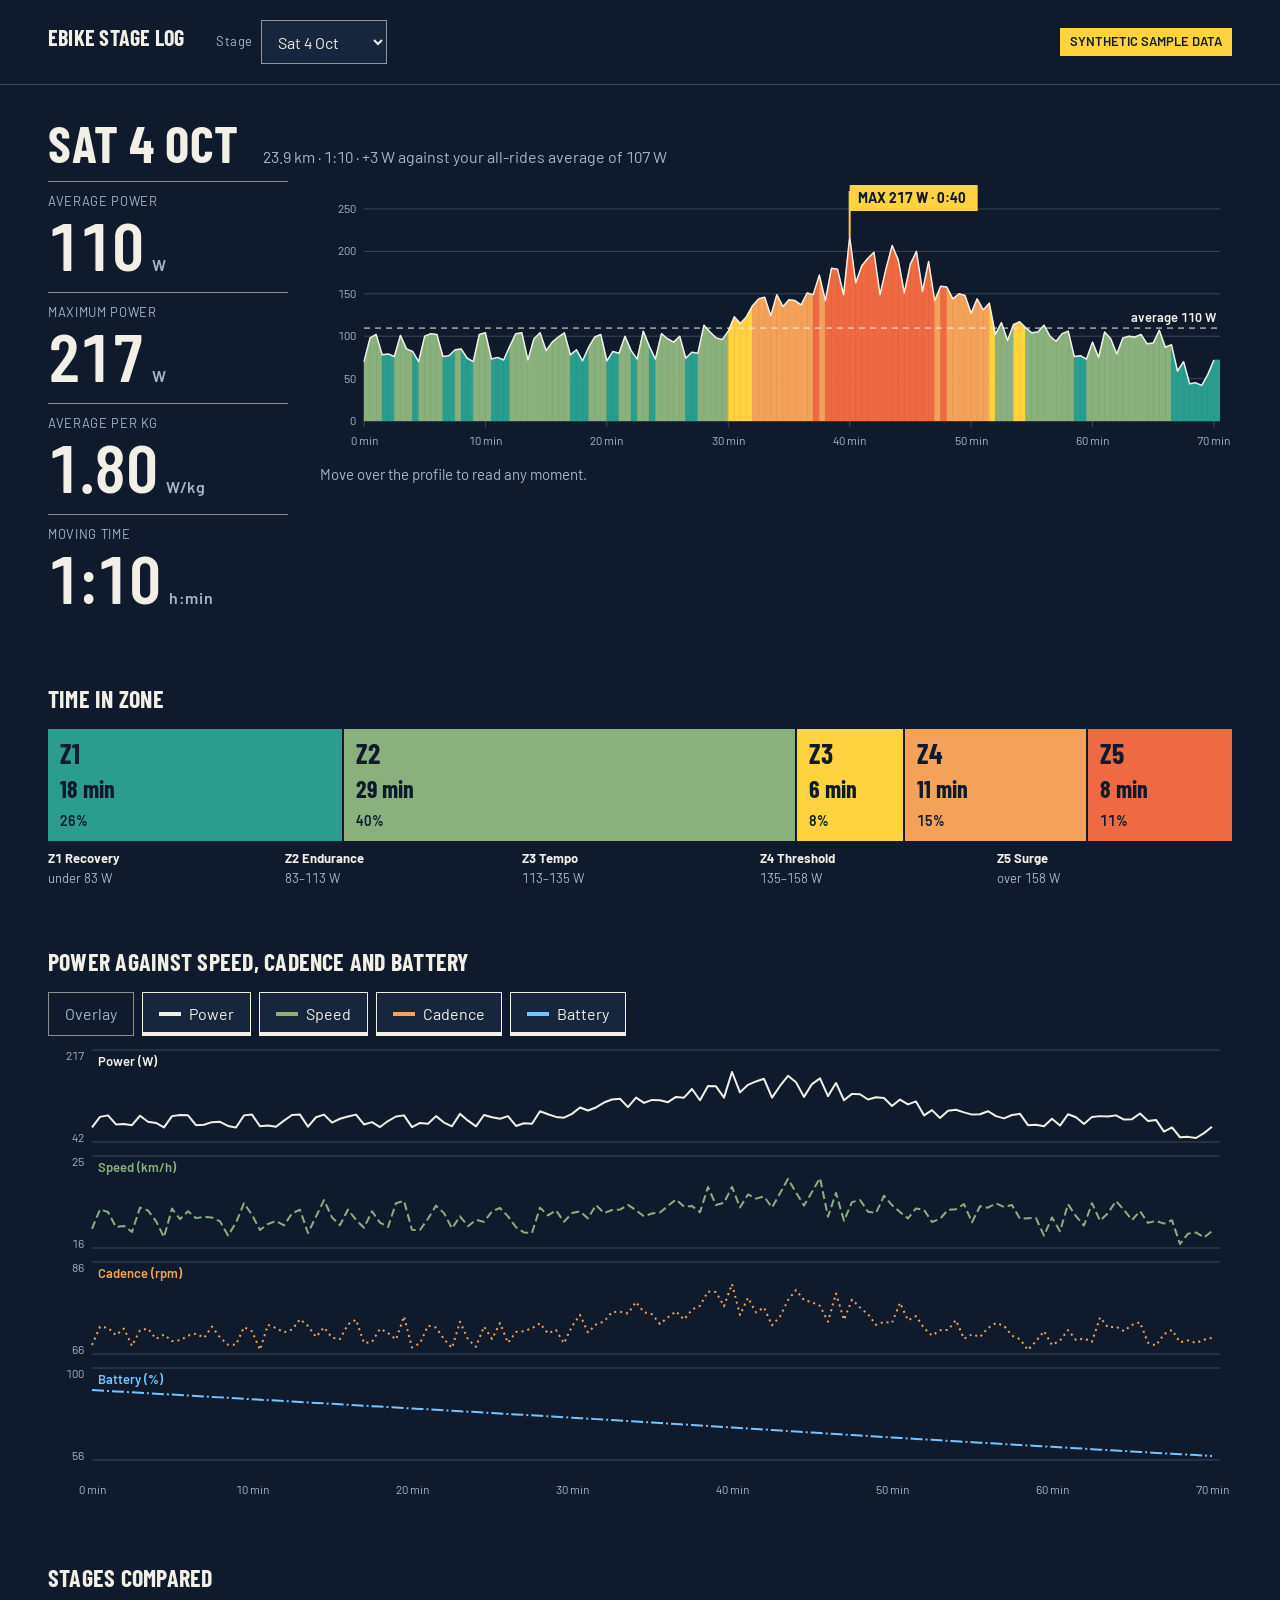
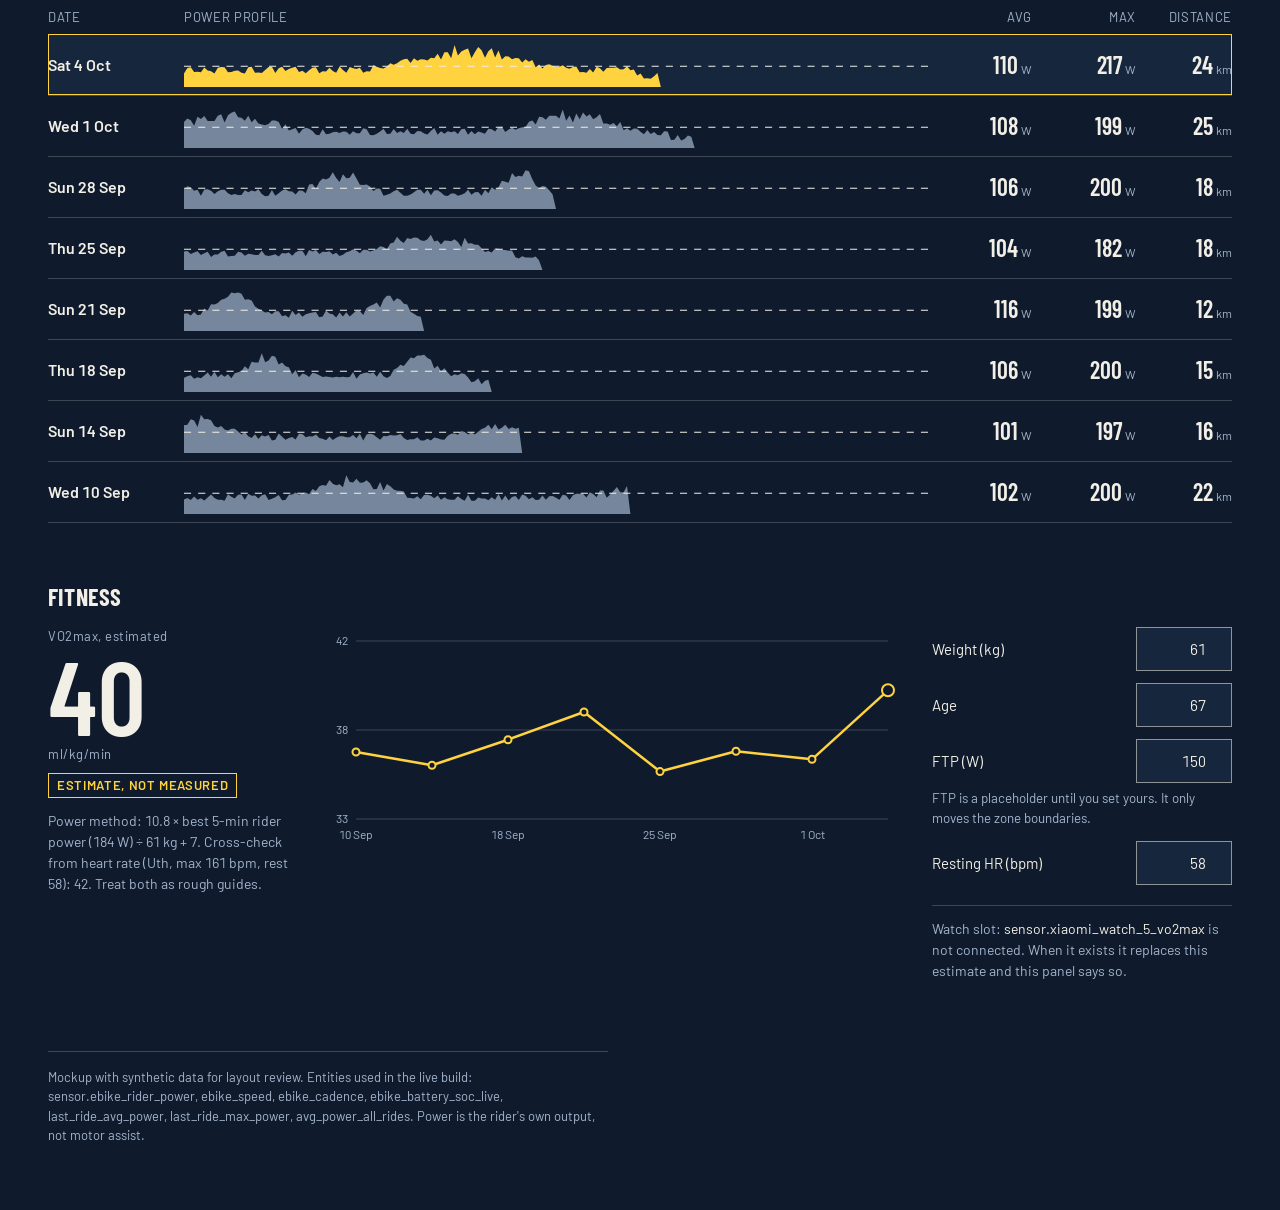
<file: dashboard/mockups/analysis.html>
<!doctype html>
<html lang="en">
<head>
<meta charset="utf-8">
<meta name="viewport" content="width=device-width, initial-scale=1">
<title>eBike Stage Log</title>
<link rel="preconnect" href="https://fonts.googleapis.com">
<link rel="preconnect" href="https://fonts.gstatic.com" crossorigin>
<link href="https://fonts.googleapis.com/css2?family=Barlow+Condensed:wght@500;600;700&family=Barlow:wght@400;500;600&display=swap" rel="stylesheet">
<style>
:root {
  --ground: #0f1b2d;
  --ground-2: #16263d;
  --ink: #f2efe6;
  --muted: #a3b4cc;
  --rule: rgba(242, 239, 230, .2);
  --rule-strong: rgba(242, 239, 230, .55);
  --z1: #2a9d8f; --z2: #8ab17d; --z3: #ffd23f; --z4: #f4a259; --z5: #ef6a43;
  --on-zone: #0f1b2d;
  --flag: #ffd23f;
  --display: "Barlow Condensed", "Arial Narrow", sans-serif;
  --text: "Barlow", system-ui, sans-serif;
  --gutter: clamp(16px, 4vw, 48px);
}
* { box-sizing: border-box; }
html { background: var(--ground); color-scheme: dark; scrollbar-color: var(--rule-strong) var(--ground); }
body { margin: 0; background: var(--ground); color: var(--ink); font: 400 16px/1.5 var(--text); font-variant-numeric: tabular-nums; }
::selection { background: var(--flag); color: var(--on-zone); }
input, select, button { caret-color: var(--flag); font: inherit; color: inherit; }
:focus-visible { outline: 2px solid var(--flag); outline-offset: 3px; }
h1, h2 { font-family: var(--display); font-weight: 700; margin: 0; letter-spacing: .01em; text-transform: uppercase; text-wrap: balance; }
h2 { font-size: 1.5rem; padding-top: 3.5rem; padding-bottom: .75rem; }
.num { font-family: var(--display); font-weight: 600; font-variant-numeric: tabular-nums; line-height: .95; }
.unit { font-family: var(--text); font-size: .8125rem; color: var(--muted); letter-spacing: .04em; }

/* bar */
.bar { display: flex; flex-wrap: wrap; gap: 12px 32px; align-items: baseline; padding: 20px var(--gutter); border-bottom: 1px solid var(--rule); }
.bar h1 { font-size: 1.375rem; }
.bar .spacer { flex: 1; }
.pick { display: flex; align-items: center; gap: 8px; }
.pick select { background: var(--ground-2); border: 1px solid var(--rule-strong); border-radius: 0; padding: 8px 12px; min-height: 44px; }
.synthetic { font-size: .8125rem; color: var(--on-zone); background: var(--flag); padding: 4px 10px; font-weight: 600; }

main { padding: 0 var(--gutter) 64px; max-width: 1560px; margin: 0 auto; }

/* stage */
.stage { display: grid; grid-template-columns: 240px 1fr; gap: 0 32px; padding-top: 32px; }
.fields { display: grid; align-content: start; }
.field { border-top: 1px solid var(--rule-strong); padding: 10px 0 16px; }
.field .label { font-size: .8125rem; color: var(--muted); letter-spacing: .05em; text-transform: uppercase; }
.field .num { font-size: 4.25rem; display: flex; align-items: baseline; gap: 8px; }
.field .num .unit { font-size: 1rem; }
.stage-title { grid-column: 1 / -1; display: flex; flex-wrap: wrap; align-items: baseline; gap: 4px 24px; padding-bottom: 12px; }
.stage-title h2 { padding: 0; font-size: clamp(2rem, 4vw, 3.25rem); line-height: 1; }
.stage-title p { margin: 0; color: var(--muted); }
.profile { position: relative; min-width: 0; }
.profile svg { display: block; width: 100%; height: auto; overflow: visible; }
.readout { min-height: 1.75rem; margin: 8px 0 0; color: var(--ink); font-size: .9375rem; }
.readout span { color: var(--muted); }
.clip-reveal { animation: reveal 1000ms cubic-bezier(.16, 1, .3, 1) both; }
@keyframes reveal { from { clip-path: inset(0 100% 0 0); } to { clip-path: inset(0 0 0 0); } }

/* zones */
.zone-row { display: flex; width: 100%; gap: 2px; min-height: 112px; }
.zone { display: flex; flex-direction: column; justify-content: space-between; padding: 10px 12px; color: var(--on-zone); min-width: 0; overflow: hidden; }
.zone b { font: 700 1.75rem/1 var(--display); }
.zone span { font-size: .875rem; font-weight: 600; white-space: nowrap; }
.zone .min { font: 700 1.5rem/1 var(--display); }
.zone-legend { display: grid; grid-template-columns: repeat(5, 1fr); gap: 2px; margin-top: 8px; font-size: .8125rem; color: var(--muted); }
.zone-legend div { padding-right: 8px; }

/* overlay */
.tools { display: flex; flex-wrap: wrap; gap: 8px; margin-bottom: 8px; }
.chip { min-height: 44px; padding: 0 16px; background: transparent; border: 1px solid var(--rule-strong); border-radius: 0; cursor: pointer; display: inline-flex; align-items: center; gap: 8px; }
.chip[aria-pressed="true"] { background: var(--ground-2); border-color: var(--ink); box-shadow: inset 0 -3px 0 var(--ink); }
.chip[aria-pressed="false"] { color: var(--muted); }
.chip i { width: 22px; height: 4px; display: inline-block; }
.chip:hover { border-color: var(--ink); }

/* compare */
.rides { list-style: none; margin: 0; padding: 0; }
.ride { display: grid; grid-template-columns: 7.5rem 1fr 5.5rem 5.5rem 5rem; align-items: center; gap: 16px; border-top: 1px solid var(--rule); padding: 8px 0; width: 100%; background: none; border-left: 0; border-right: 0; border-bottom: 0; text-align: left; cursor: pointer; min-height: 56px; }
.rides li:last-child .ride { border-bottom: 1px solid var(--rule); }
.ride:hover { background: var(--ground-2); }
.ride[aria-current="true"] { background: var(--ground-2); outline: 1px solid var(--flag); outline-offset: -1px; }
.ride .d { font-weight: 600; }
.ride .n { font: 600 1.5rem/1 var(--display); text-align: right; }
.ride .n small { font: 400 .75rem var(--text); color: var(--muted); margin-left: 3px; }
.ride svg { width: 100%; height: 44px; display: block; }
.ride-head { display: grid; grid-template-columns: 7.5rem 1fr 5.5rem 5.5rem 5rem; gap: 16px; color: var(--muted); font-size: .8125rem; text-transform: uppercase; letter-spacing: .05em; padding-bottom: 6px; }
.ride-head span:nth-child(n+3) { text-align: right; }

/* fitness */
.fitness { display: grid; grid-template-columns: 240px 1fr 300px; gap: 32px; align-items: start; }
.vo2 .num { font-size: 6.5rem; display: block; }
.vo2 .badge { display: inline-block; margin-top: 8px; padding: 2px 8px; border: 1px solid var(--flag); color: var(--flag); font-size: .8125rem; font-weight: 600; letter-spacing: .05em; }
.method { margin: 12px 0 0; color: var(--muted); font-size: .875rem; max-width: 34ch; }
.inputs { display: grid; gap: 12px; }
.inputs label { display: grid; grid-template-columns: 1fr 96px; align-items: center; gap: 12px; font-size: .9375rem; }
.inputs input { background: var(--ground-2); border: 1px solid var(--rule-strong); border-radius: 0; padding: 8px 10px; min-height: 44px; text-align: right; width: 100%; }
.inputs small { color: var(--muted); grid-column: 1 / -1; margin-top: -6px; }
.slot { margin-top: 20px; padding-top: 12px; border-top: 1px solid var(--rule); font-size: .875rem; color: var(--muted); }
.slot code { font-family: var(--text); color: var(--ink); }

footer { margin-top: 56px; border-top: 1px solid var(--rule); padding-top: 16px; color: var(--muted); font-size: .8125rem; max-width: 80ch; }

text { font-family: var(--text); }
.axis text { fill: var(--muted); font-size: 12px; }
.axis line, .grid line { stroke: var(--rule); }

@media (max-width: 1000px) {
  .stage { grid-template-columns: 1fr; }
  .fields { grid-template-columns: repeat(2, 1fr); gap: 0 24px; }
  .field .num { font-size: 3.25rem; }
  .fitness { grid-template-columns: 1fr; }
  .ride, .ride-head { grid-template-columns: 6rem 1fr 4.5rem 4.5rem; }
  .ride > :nth-child(5), .ride-head span:nth-child(5) { display: none; }
}
@media (max-width: 560px) {
  .zone-row { flex-wrap: wrap; }
  .zone { flex: 1 1 45% !important; min-height: 76px; }
  .zone-legend { display: none; }
}
@media (prefers-reduced-motion: reduce) { .clip-reveal { animation: none; } }
</style>
</head>
<body>
<header class="bar">
  <h1>eBike Stage Log</h1>
  <span class="pick"><label for="ridepick" class="unit">Stage</label><select id="ridepick"></select></span>
  <span class="spacer"></span>
  <span class="synthetic">SYNTHETIC SAMPLE DATA</span>
</header>

<main>
  <section class="stage" aria-labelledby="stagetitle">
    <div class="stage-title">
      <h2 id="stagetitle">Stage</h2>
      <p id="stagesub"></p>
    </div>
    <div class="fields" id="fields"></div>
    <div class="profile">
      <div id="profile"></div>
      <p class="readout" id="readout" aria-live="off"></p>
    </div>
  </section>

  <h2>Time in zone</h2>
  <div class="zone-row" id="zones" role="img" aria-label="Time in power zones"></div>
  <div class="zone-legend" id="zonelegend"></div>

  <h2>Power against speed, cadence and battery</h2>
  <div class="tools" id="tools" role="group" aria-label="Chart mode and series">
    <button class="chip" id="modeBtn" aria-pressed="false">Overlay</button>
    <button class="chip" data-s="power" aria-pressed="true"><i></i>Power</button>
    <button class="chip" data-s="speed" aria-pressed="true"><i></i>Speed</button>
    <button class="chip" data-s="cadence" aria-pressed="true"><i></i>Cadence</button>
    <button class="chip" data-s="soc" aria-pressed="true"><i></i>Battery</button>
  </div>
  <div id="overlay"></div>

  <h2>Stages compared</h2>
  <div class="ride-head"><span>Date</span><span>Power profile</span><span>Avg</span><span>Max</span><span>Distance</span></div>
  <ul class="rides" id="rides"></ul>

  <h2>Fitness</h2>
  <div class="fitness">
    <div class="vo2">
      <div class="label unit">VO2max, estimated</div>
      <div class="num" id="vo2num">--</div>
      <div class="unit">ml/kg/min</div>
      <span class="badge">ESTIMATE, NOT MEASURED</span>
      <p class="method" id="method"></p>
    </div>
    <div id="trend"></div>
    <div>
      <div class="inputs">
        <label for="inWeight">Weight (kg)<input id="inWeight" type="number" min="30" max="200" step="0.5" value="61"></label>
        <label for="inAge">Age<input id="inAge" type="number" min="16" max="100" value="67"></label>
        <label for="inFtp">FTP (W)<input id="inFtp" type="number" min="40" max="500" value="150"></label>
        <small>FTP is a placeholder until you set yours. It only moves the zone boundaries.</small>
        <label for="inRest">Resting HR (bpm)<input id="inRest" type="number" min="30" max="120" value="58"></label>
      </div>
      <p class="slot">Watch slot: <code>sensor.xiaomi_watch_5_vo2max</code> is not connected. When it exists it replaces this estimate and this panel says so.</p>
    </div>
  </div>

  <footer>Mockup with synthetic data for layout review. Entities used in the live build: sensor.ebike_rider_power, ebike_speed, ebike_cadence, ebike_battery_soc_live, last_ride_avg_power, last_ride_max_power, avg_power_all_rides. Power is the rider's own output, not motor assist.</footer>
</main>

<script>
(() => {
  const ZC = ["--z1", "--z2", "--z3", "--z4", "--z5"].map(v => getComputedStyle(document.documentElement).getPropertyValue(v).trim());
  const ZNAME = ["Recovery", "Endurance", "Tempo", "Threshold", "Surge"];
  const state = { ride: 0, mode: "stacked", on: { power: true, speed: true, cadence: true, soc: true }, hover: null };
  const $ = id => document.getElementById(id);
  const num = (id) => parseFloat($(id).value) || 0;

  // ---- synthetic data (seeded, so it is stable between reloads) ----
  function rng(seed) { return () => { seed |= 0; seed = seed + 0x6D2B79F5 | 0; let t = Math.imul(seed ^ seed >>> 15, 1 | seed); t = t + Math.imul(t ^ t >>> 7, 61 | t) ^ t; return ((t ^ t >>> 14) >>> 0) / 4294967296; }; };
  const DATES = ["Sat 4 Oct", "Wed 1 Oct", "Sun 28 Sep", "Thu 25 Sep", "Sun 21 Sep", "Thu 18 Sep", "Sun 14 Sep", "Wed 10 Sep"];
  const rides = DATES.map((date, k) => {
    const r = rng(1000 + k * 77), n = 70 + Math.floor(r() * 90); // 30 s samples
    const base = 96 + r() * 36, pts = [];
    let km = 0, soc = 100, phase = r() * 6;
    for (let i = 0; i < n; i++) {
      const t = i * 0.5; // minutes
      const climb = Math.max(0, Math.sin((i / n) * Math.PI * (2 + k % 3) + phase)) ** 2;
      const p = Math.max(0, base * 0.7 + climb * (60 + r() * 55) + (r() - .5) * 38 + (i > n - 8 ? -30 : 0));
      const v = Math.max(5, 14 + p * 0.065 - climb * 3 + (r() - .5) * 3);
      const cad = Math.max(0, 62 + p * 0.1 + (r() - .5) * 8);
      km += v * 0.5 / 60; soc -= 0.28 + p / 3200;
      pts.push({ t, p: Math.round(p), v, cad, soc, km });
    }
    const dur = n * 0.5, avg = pts.reduce((s, q) => s + q.p, 0) / n, max = Math.max(...pts.map(q => q.p));
    return { date, pts, dur, avg, max, km };
  });
  const allAvg = rides.reduce((s, r) => s + r.avg, 0) / rides.length;

  const zoneOf = (p) => { const f = num("inFtp") || 1, x = p / f; return x < .55 ? 0 : x < .75 ? 1 : x < .9 ? 2 : x < 1.05 ? 3 : 4; };
  const fmtT = m => { const h = Math.floor(m / 60), mm = Math.floor(m % 60); return h ? `${h}:${String(mm).padStart(2, "0")}` : `${mm} min`; };
  const clock = m => `${Math.floor(m / 60)}:${String(Math.floor(m % 60)).padStart(2, "0")}:${String(Math.round((m % 1) * 60)).padStart(2, "0")}`;
  const svgNS = (w, h, inner, label) => `<svg viewBox="0 0 ${w} ${h}" role="img" aria-label="${label}">${inner}</svg>`;
  const widthOf = el => Math.max(320, Math.floor(el.getBoundingClientRect().width));

  function best5(pts) { // best rolling 5-minute mean power (10 samples)
    let best = 0, s = 0;
    for (let i = 0; i < pts.length; i++) { s += pts[i].p; if (i >= 10) s -= pts[i - 10].p; if (i >= 9) best = Math.max(best, s / 10); }
    return best;
  }
  const vo2 = (r) => 10.8 * best5(r.pts) / (num("inWeight") || 1) + 7;

  // ---- stage profile ----
  function drawProfile() {
    const r = rides[state.ride], host = $("profile"), W = widthOf(host), H = Math.round(Math.max(260, Math.min(380, W * 0.3)));
    const L = 44, R = 12, T = 28, B = 34, iw = W - L - R, ih = H - T - B;
    const ymax = Math.ceil((r.max + 20) / 50) * 50, X = t => L + t / r.dur * iw, Y = p => T + ih - p / ymax * ih;
    let s = `<g class="grid axis">`;
    for (let p = 0; p <= ymax; p += 50) s += `<line x1="${L}" x2="${W - R}" y1="${Y(p)}" y2="${Y(p)}"/><text x="${L - 8}" y="${Y(p) + 4}" text-anchor="end">${p}</text>`;
    const step = (r.dur > 80 ? 20 : 10) * (W < 600 ? 2 : 1);
    for (let t = 0; t <= r.dur; t += step) s += `<line x1="${X(t)}" x2="${X(t)}" y1="${T + ih}" y2="${T + ih + 6}"/><text x="${X(t)}" y="${H - 10}" text-anchor="middle">${t} min</text>`;
    s += `</g><g class="clip-reveal">`;
    r.pts.forEach((q, i) => {
      const n = r.pts[i + 1] || q, x0 = X(q.t), x1 = X(n.t === q.t ? q.t + .5 : n.t);
      s += `<polygon fill="${ZC[zoneOf((q.p + n.p) / 2)]}" stroke="${ZC[zoneOf((q.p + n.p) / 2)]}" stroke-width=".6" points="${x0},${T + ih} ${x0},${Y(q.p)} ${x1},${Y(n.p)} ${x1},${T + ih}"/>`;
    });
    s += `<polyline fill="none" stroke="#f2efe6" stroke-width="1.5" stroke-linejoin="round" points="${r.pts.map(q => `${X(q.t)},${Y(q.p)}`).join(" ")}"/>`;
    // average line
    s += `<line x1="${L}" x2="${W - R}" y1="${Y(r.avg)}" y2="${Y(r.avg)}" stroke="#f2efe6" stroke-width="1" stroke-dasharray="6 5"/>`;
    s += `<text x="${W - R - 4}" y="${Y(r.avg) - 6}" text-anchor="end" fill="#f2efe6" font-size="13" font-weight="600">average ${Math.round(r.avg)} W</text>`;
    // summit flag
    const top = r.pts.reduce((a, b) => b.p > a.p ? b : a), fx = X(top.t), fy = Y(top.p), left = fx > W * .75;
    s += `<line x1="${fx}" x2="${fx}" y1="${fy}" y2="${T - 18}" stroke="#ffd23f" stroke-width="2"/>`;
    s += `<g transform="translate(${left ? fx - 128 : fx},${T - 24})"><rect width="128" height="26" fill="#ffd23f"/><text x="8" y="18" fill="#0f1b2d" font-size="14" font-weight="700">MAX ${top.p} W · ${clock(top.t).slice(0, -3)}</text></g>`;
    s += `</g><line id="cross" x1="0" x2="0" y1="${T}" y2="${T + ih}" stroke="#ffd23f" stroke-width="1.5" visibility="hidden"/>`;
    s += `<rect id="hit" x="${L}" y="${T}" width="${iw}" height="${ih}" fill="transparent" style="cursor:crosshair" tabindex="0" aria-label="Scrub the stage with arrow keys"/>`;
    host.innerHTML = svgNS(W, H, s, `Power profile for ${r.date}, average ${Math.round(r.avg)} watts, maximum ${r.max} watts`);
    const cross = host.querySelector("#cross"), hit = host.querySelector("#hit");
    const show = (clientX) => {
      const rc = hit.getBoundingClientRect(), f = Math.min(1, Math.max(0, (clientX - rc.left) / rc.width));
      const i = Math.min(r.pts.length - 1, Math.round(f * (r.pts.length - 1))), q = r.pts[i];
      state.hover = i; cross.setAttribute("x1", X(q.t)); cross.setAttribute("x2", X(q.t)); cross.setAttribute("visibility", "visible");
      $("readout").innerHTML = `${clock(q.t)} <span>into the stage</span> &nbsp; <b>${q.p} W</b> <span>zone ${zoneOf(q.p) + 1}</span> &nbsp; ${q.v.toFixed(1)} <span>km/h</span> &nbsp; ${Math.round(q.cad)} <span>rpm</span> &nbsp; ${Math.round(q.soc)}<span>% battery</span>`;
      drawOverlay();
    };
    hit.addEventListener("pointermove", e => show(e.clientX));
    hit.addEventListener("pointerleave", () => { cross.setAttribute("visibility", "hidden"); $("readout").innerHTML = `<span>Move over the profile to read any moment.</span>`; state.hover = null; drawOverlay(); });
    hit.addEventListener("keydown", e => { if (e.key === "ArrowRight" || e.key === "ArrowLeft") { const rc = hit.getBoundingClientRect(), i = (state.hover ?? 0) + (e.key === "ArrowRight" ? 1 : -1), c = Math.min(r.pts.length - 1, Math.max(0, i)); show(rc.left + c / (r.pts.length - 1) * rc.width); e.preventDefault(); } });
    $("readout").innerHTML = `<span>Move over the profile to read any moment.</span>`;
  }

  function drawFields() {
    const r = rides[state.ride], w = num("inWeight") || 1;
    const f = (label, v, u) => `<div class="field"><div class="label">${label}</div><div class="num">${v}<span class="unit">${u}</span></div></div>`;
    $("fields").innerHTML = f("Average power", Math.round(r.avg), "W") + f("Maximum power", r.max, "W") + f("Average per kg", (r.avg / w).toFixed(2), "W/kg") + f("Moving time", fmtT(r.dur).replace(" min", ""), r.dur < 60 ? "min" : "h:min");
    $("stagetitle").textContent = r.date;
    $("stagesub").textContent = `${r.km.toFixed(1)} km · ${fmtT(r.dur)} · ${(r.avg - allAvg >= 0 ? "+" : "")}${Math.round(r.avg - allAvg)} W against your all-rides average of ${Math.round(allAvg)} W`;
  }

  function drawZones() {
    const r = rides[state.ride], mins = [0, 0, 0, 0, 0];
    r.pts.forEach(q => mins[zoneOf(q.p)] += .5);
    const f = num("inFtp");
    $("zones").innerHTML = mins.map((m, i) => m > 0 ? `<div class="zone" style="background:${ZC[i]};flex:${m} 1 0"><b>Z${i + 1}</b><span class="min">${Math.round(m)} min</span><span>${Math.round(m / r.dur * 100)}%</span></div>` : "").join("");
    const b = [0, .55, .75, .9, 1.05];
    $("zonelegend").innerHTML = b.map((x, i) => `<div><b style="color:var(--ink)">Z${i + 1} ${ZNAME[i]}</b><br>${i === 4 ? `over ${Math.round(f * 1.05)} W` : i === 0 ? `under ${Math.round(f * .55)} W` : `${Math.round(f * x)}–${Math.round(f * b[i + 1])} W`}</div>`).join("");
  }

  // ---- overlay / stacked ----
  const SER = { power: ["Power", "W", q => q.p, "#f2efe6", ""], speed: ["Speed", "km/h", q => q.v, "#8ab17d", "8 4"], cadence: ["Cadence", "rpm", q => q.cad, "#f4a259", "2 4"], soc: ["Battery", "%", q => q.soc, "#78c2ff", "12 3 2 3"] };
  function drawOverlay() {
    const r = rides[state.ride], host = $("overlay"), W = widthOf(host), keys = Object.keys(SER).filter(k => state.on[k]);
    if (!keys.length) { host.innerHTML = `<p class="unit">Turn on at least one series.</p>`; return; }
    const L = 44, R = 12, iw = W - L - R, X = t => L + t / r.dur * iw;
    const range = k => { const v = r.pts.map(SER[k][2]); return [Math.min(...v), Math.max(...v)]; };
    const lineFor = (k, y0, h, norm) => { const [lo, hi] = range(k); const Y = v => y0 + h - ((v - (norm ? lo : lo)) / ((hi - lo) || 1)) * h; return r.pts.map(q => `${X(q.t)},${Y(SER[k][2](q))}`).join(" "); };
    let s = "", H;
    if (state.mode === "overlay") {
      H = 320; const T = 12, ih = H - T - 30;
      s += `<g class="grid axis">${[0, .25, .5, .75, 1].map(f => `<line x1="${L}" x2="${W - R}" y1="${T + ih * (1 - f)}" y2="${T + ih * (1 - f)}"/><text x="${L - 8}" y="${T + ih * (1 - f) + 4}" text-anchor="end">${Math.round(f * 100)}%</text>`).join("")}</g>`;
      keys.forEach(k => s += `<polyline fill="none" stroke="${SER[k][3]}" stroke-width="2" stroke-dasharray="${SER[k][4]}" stroke-linejoin="round" points="${lineFor(k, T, ih, true)}"/>`);
      s += `<text x="${L}" y="${H - 6}" class="axis" fill="#a3b4cc" font-size="12">Each series is scaled to its own minimum and maximum so shapes can be compared.</text>`;
    } else {
      const sh = 92, gap = 14; H = keys.length * (sh + gap) + 30;
      keys.forEach((k, i) => {
        const y0 = i * (sh + gap) + 6, [lo, hi] = range(k);
        s += `<g class="grid axis"><line x1="${L}" x2="${W - R}" y1="${y0}" y2="${y0}"/><line x1="${L}" x2="${W - R}" y1="${y0 + sh}" y2="${y0 + sh}"/><text x="${L - 8}" y="${y0 + 10}" text-anchor="end">${Math.round(hi)}</text><text x="${L - 8}" y="${y0 + sh}" text-anchor="end">${Math.round(lo)}</text></g>`;
        s += `<text x="${L + 6}" y="${y0 + 16}" fill="${SER[k][3]}" font-size="13" font-weight="600">${SER[k][0]} (${SER[k][1]})</text>`;
        s += `<polyline fill="none" stroke="${SER[k][3]}" stroke-width="2" stroke-dasharray="${SER[k][4]}" stroke-linejoin="round" points="${lineFor(k, y0 + 22, sh - 26, false)}"/>`;
      });
    }
    const xs = (r.dur > 80 ? 20 : 10) * (W < 600 ? 2 : 1); let ax = `<g class="axis">`;
    for (let t = 0; t <= r.dur; t += xs) ax += `<text x="${X(t)}" y="${H - (state.mode === "overlay" ? 18 : 4)}" text-anchor="middle">${t} min</text>`;
    s += ax + `</g>`;
    if (state.hover != null) { const q = r.pts[state.hover]; s += `<line x1="${X(q.t)}" x2="${X(q.t)}" y1="0" y2="${H - 24}" stroke="#ffd23f" stroke-width="1.5"/>`; }
    host.innerHTML = svgNS(W, H, s, "Power, speed, cadence and battery over the stage");
  }

  // ---- compare ----
  function drawRides() {
    $("rides").innerHTML = rides.map((r, i) => {
      const w = 420, h = 44, mx = Math.max(...rides.map(x => x.max)), X = t => t / 110 * w, Y = p => h - p / mx * (h - 2);
      const poly = `${X(0)},${h} ` + r.pts.map(q => `${X(q.t)},${Y(q.p)}`).join(" ") + ` ${X(r.dur)},${h}`;
      const avgY = Y(allAvg);
      return `<li><button class="ride" data-i="${i}" ${i === state.ride ? 'aria-current="true"' : ""} aria-label="${r.date}, average ${Math.round(r.avg)} watts, maximum ${r.max} watts, ${r.km.toFixed(1)} kilometres">
        <span class="d">${r.date}</span>
        <svg viewBox="0 0 ${w} ${h}" preserveAspectRatio="none" aria-hidden="true"><polygon points="${poly}" fill="${i === state.ride ? "#ffd23f" : "#a3b4cc"}" opacity="${i === state.ride ? 1 : .7}"/><line x1="0" x2="${w}" y1="${avgY}" y2="${avgY}" stroke="#f2efe6" stroke-dasharray="4 4" stroke-width="1"/></svg>
        <span class="n">${Math.round(r.avg)}<small>W</small></span><span class="n">${r.max}<small>W</small></span><span class="n">${r.km.toFixed(0)}<small>km</small></span></button></li>`;
    }).join("");
  }

  // ---- fitness ----
  function drawFitness() {
    const r = rides[state.ride], v = vo2(r), age = num("inAge"), hrmax = 208 - 0.7 * age, rest = num("inRest");
    $("vo2num").textContent = v.toFixed(0);
    $("method").textContent = `Power method: 10.8 × best 5-min rider power (${Math.round(best5(r.pts))} W) ÷ ${num("inWeight")} kg + 7. Cross-check from heart rate (Uth, max ${Math.round(hrmax)} bpm, rest ${rest}): ${(15.3 * hrmax / rest).toFixed(0)}. Treat both as rough guides.`;
    const host = $("trend"), W = widthOf(host), H = 220, L = 36, R = 12, T = 14, B = 28, iw = W - L - R, ih = H - T - B;
    const series = rides.slice().reverse().map(x => vo2(x)), lo = Math.floor(Math.min(...series) - 2), hi = Math.ceil(Math.max(...series) + 2);
    const X = i => L + i / (series.length - 1) * iw, Y = val => T + ih - (val - lo) / (hi - lo) * ih;
    let s = `<g class="grid axis">${[lo, (lo + hi) / 2, hi].map(g => `<line x1="${L}" x2="${W - R}" y1="${Y(g)}" y2="${Y(g)}"/><text x="${L - 8}" y="${Y(g) + 4}" text-anchor="end">${Math.round(g)}</text>`).join("")}</g>`;
    s += `<polyline fill="none" stroke="#ffd23f" stroke-width="2.5" stroke-linejoin="round" points="${series.map((val, i) => `${X(i)},${Y(val)}`).join(" ")}"/>`;
    series.forEach((val, i) => s += `<circle cx="${X(i)}" cy="${Y(val)}" r="${i === series.length - 1 - state.ride ? 6 : 3.5}" fill="#0f1b2d" stroke="#ffd23f" stroke-width="2"/>`);
    s += `<g class="axis">${DATES.slice().reverse().map((d, i) => i % 2 === 0 ? `<text x="${X(i)}" y="${H - 8}" text-anchor="middle">${d.split(" ").slice(1).join(" ")}</text>` : "").join("")}</g>`;
    host.innerHTML = svgNS(W, H, s, "Estimated VO2max for each of the last eight stages");
  }

  // ---- wiring ----
  function renderAll() { drawFields(); drawProfile(); drawZones(); drawOverlay(); drawRides(); drawFitness(); }
  $("ridepick").innerHTML = rides.map((r, i) => `<option value="${i}">${r.date}</option>`).join("");
  $("ridepick").addEventListener("change", e => { state.ride = +e.target.value; renderAll(); });
  $("rides").addEventListener("click", e => { const b = e.target.closest(".ride"); if (b) { state.ride = +b.dataset.i; $("ridepick").value = state.ride; renderAll(); } });
  $("modeBtn").addEventListener("click", e => { state.mode = state.mode === "stacked" ? "overlay" : "stacked"; e.target.setAttribute("aria-pressed", state.mode === "overlay"); e.target.textContent = state.mode === "overlay" ? "Stacked" : "Overlay"; drawOverlay(); });
  $("tools").querySelectorAll("[data-s]").forEach(b => { b.querySelector("i").style.background = SER[b.dataset.s][3]; b.addEventListener("click", () => { const k = b.dataset.s; state.on[k] = !state.on[k]; b.setAttribute("aria-pressed", state.on[k]); drawOverlay(); }); });
  ["inWeight", "inAge", "inFtp", "inRest"].forEach(id => $(id).addEventListener("input", () => { drawFields(); drawZones(); drawProfile(); drawRides(); drawFitness(); }));
  let t; new ResizeObserver(() => { clearTimeout(t); t = setTimeout(() => { drawProfile(); drawOverlay(); drawFitness(); }, 80); }).observe(document.body);
  renderAll();
})();
</script>
</body>
</html>
</file>
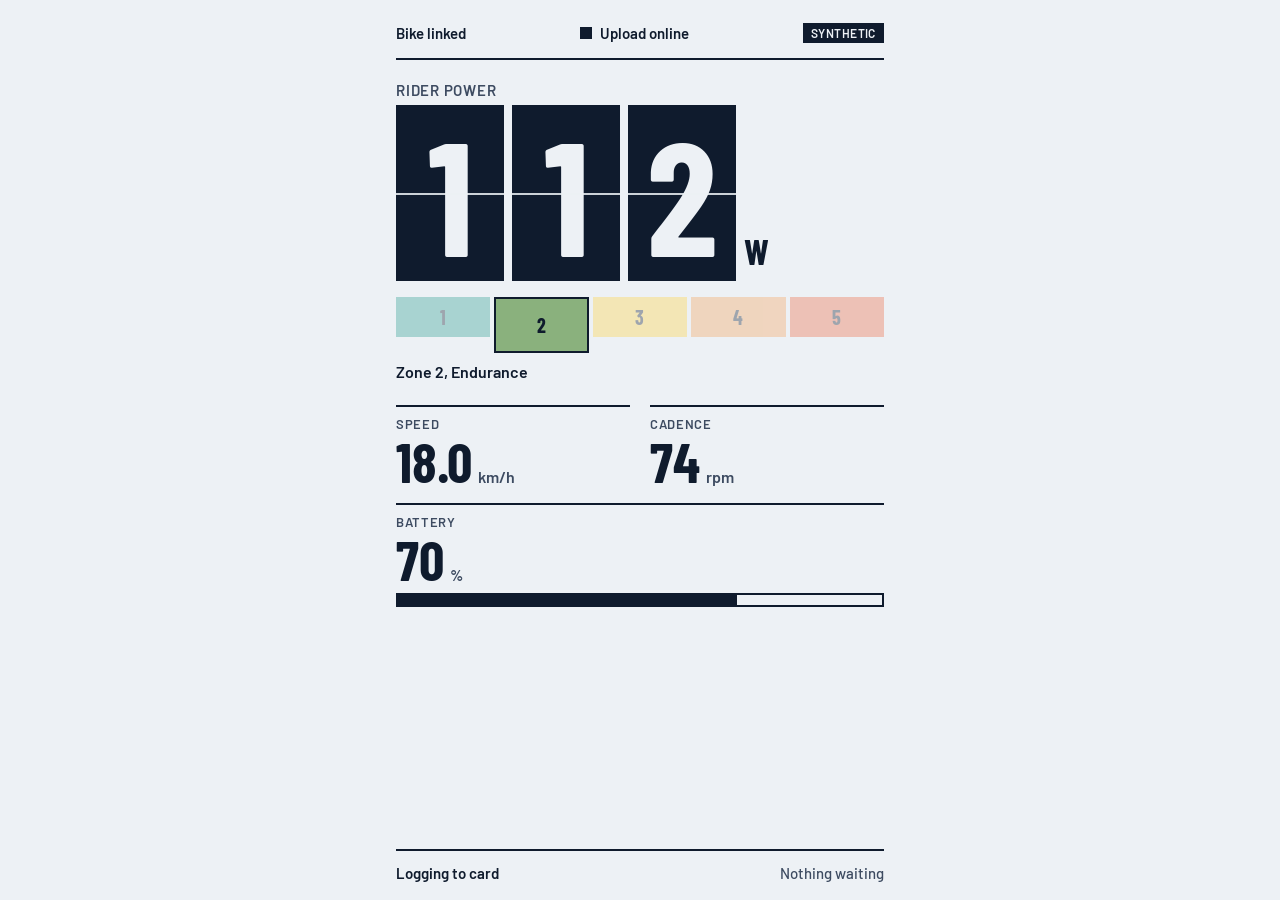
<file: dashboard/mockups/live.html>
<!doctype html>
<html lang="en">
<head>
<meta charset="utf-8">
<meta name="viewport" content="width=device-width, initial-scale=1, viewport-fit=cover">
<title>eBike Live</title>
<link rel="preconnect" href="https://fonts.googleapis.com">
<link rel="preconnect" href="https://fonts.gstatic.com" crossorigin>
<link href="https://fonts.googleapis.com/css2?family=Barlow+Condensed:wght@500;600;700&family=Barlow:wght@500;600&display=swap" rel="stylesheet">
<style>
:root {
  --bone: #edf1f5;
  --navy: #0f1b2d;
  --navy-soft: #3d4b61;
  --rule: rgba(15, 27, 45, .28);
  --z1: #2a9d8f; --z2: #8ab17d; --z3: #ffd23f; --z4: #f4a259; --z5: #ef6a43;
  --display: "Barlow Condensed", "Arial Narrow", sans-serif;
  --text: "Barlow", system-ui, sans-serif;
}
* { box-sizing: border-box; }
html { background: var(--bone); color-scheme: light; }
body { margin: 0; min-height: 100dvh; background: var(--bone); color: var(--navy); font: 500 16px/1.4 var(--text); font-variant-numeric: tabular-nums; padding: max(16px, env(safe-area-inset-top)) 16px max(16px, env(safe-area-inset-bottom)); display: flex; flex-direction: column; max-width: 520px; margin-inline: auto; }
::selection { background: var(--navy); color: var(--bone); }
:focus-visible { outline: 3px solid var(--navy); outline-offset: 3px; }

.status { padding-bottom: 8px; display: flex; justify-content: space-between; align-items: center; gap: 12px; min-height: 44px; border-bottom: 2px solid var(--navy); font-weight: 600; font-size: .9375rem; }
.status .link { display: inline-flex; align-items: center; gap: 8px; }
.dot { width: 12px; height: 12px; background: var(--navy); display: inline-block; }
.dot.off { background: transparent; border: 2px solid var(--navy); }
.synthetic { font-size: .75rem; background: var(--navy); color: var(--bone); padding: 2px 8px; letter-spacing: .04em; }

/* power: fixed cells so the number never shifts */
.power { padding: 20px 0 8px; }
.power .label { font-size: .9375rem; font-weight: 600; letter-spacing: .05em; text-transform: uppercase; color: var(--navy-soft); }
.cells { display: flex; align-items: flex-end; gap: 8px; margin-top: 4px; }
.cell { width: clamp(70px, 24vw, 108px); height: clamp(120px, 38vw, 176px); background: var(--navy); color: var(--bone); display: grid; place-items: center; font: 700 clamp(104px, 34vw, 160px)/1 var(--display); position: relative; overflow: hidden; }
.cell::after { content: ""; position: absolute; left: 0; right: 0; top: 50%; height: 2px; background: var(--bone); opacity: .85; }
.cell span { display: block; transform-origin: 50% 50%; }
.cell.flip span { animation: flip 220ms cubic-bezier(.16, 1, .3, 1); }
@keyframes flip { from { transform: translateY(-34%) scaleY(.2); opacity: .2; } to { transform: none; opacity: 1; } }
.cells .unit { font: 700 2.25rem/1 var(--display); padding-bottom: 12px; }

.zones { display: grid; grid-template-columns: repeat(5, 1fr); gap: 4px; margin-top: 16px; }
.zones div { height: 40px; display: grid; place-items: center; font: 700 1.25rem/1 var(--display); color: var(--navy); opacity: .35; border: 2px solid transparent; }
.zones div[aria-current="true"] { opacity: 1; border-color: var(--navy); height: 56px; align-self: end; }
.zone-name { margin: 8px 0 0; font-weight: 600; min-height: 1.5em; }

.fields { display: grid; grid-template-columns: 1fr 1fr; gap: 0 20px; margin-top: 12px; }
.field { border-top: 2px solid var(--navy); padding: 8px 0 14px; }
.field .label { font-size: .8125rem; font-weight: 600; letter-spacing: .05em; text-transform: uppercase; color: var(--navy-soft); }
.field .v { font: 700 3.5rem/1 var(--display); display: flex; align-items: baseline; gap: 6px; }
.field .v small { font: 600 1rem var(--text); color: var(--navy-soft); }
.batt { grid-column: 1 / -1; }
.bar { height: 14px; background: transparent; border: 2px solid var(--navy); margin-top: 6px; }
.bar i { display: block; height: 100%; background: var(--navy); width: 70%; }

.buffer { margin-top: auto; padding-top: 12px; border-top: 2px solid var(--navy); font-size: .9375rem; font-weight: 600; display: flex; justify-content: space-between; gap: 12px; }
.buffer span:last-child { color: var(--navy-soft); font-weight: 500; }
@media (prefers-reduced-motion: reduce) { .cell.flip span { animation: none; } }
</style>
</head>
<body>
<div class="status">
  <span class="link">Bike linked</span>
  <span class="link"><i class="dot" id="dot"></i><span id="linkText">Upload online</span></span>
  <span class="synthetic">SYNTHETIC</span>
</div>

<section class="power" aria-label="Rider power">
  <div class="label">Rider power</div>
  <div class="cells" id="cells" aria-live="off"><span class="unit">W</span></div>
  <div class="zones" id="zones" role="img" aria-label="Power zone"></div>
  <p class="zone-name" id="zoneName"></p>
</section>

<section class="fields" aria-label="Ride">
  <div class="field"><div class="label">Speed</div><div class="v"><span id="speed">0.0</span><small>km/h</small></div></div>
  <div class="field"><div class="label">Cadence</div><div class="v"><span id="cad">0</span><small>rpm</small></div></div>
  <div class="field batt"><div class="label">Battery</div><div class="v"><span id="soc">70</span><small>%</small></div><div class="bar" role="img" aria-label="Battery level"><i id="socbar"></i></div></div>
</section>

<div class="buffer"><span id="bufMain">Logging to card</span><span id="bufSub">0 waiting to upload</span></div>

<script>
(() => {
  const ZC = ["--z1", "--z2", "--z3", "--z4", "--z5"].map(v => getComputedStyle(document.documentElement).getPropertyValue(v).trim());
  const ZN = ["Recovery", "Endurance", "Tempo", "Threshold", "Surge"], FTP = 150;
  const $ = id => document.getElementById(id);
  $("zones").innerHTML = ZC.map((c, i) => `<div style="background:${c}">${i + 1}</div>`).join("");
  const cells = [0, 1, 2].map(() => { const c = document.createElement("div"); c.className = "cell"; c.innerHTML = "<span>0</span>"; $("cells").insertBefore(c, $("cells").lastElementChild); return c; });
  let shown = ["", "", ""], p = 120, v = 19, cad = 74, soc = 70, tick = 0, offline = false, waiting = 0;
  const reduce = matchMedia("(prefers-reduced-motion: reduce)").matches;
  function setPower(w) {
    const s = String(Math.max(0, Math.round(w))).padStart(3, " ");
    s.split("").forEach((ch, i) => {
      const hidden = ch === " " && i < 2 && s.slice(0, i + 1).trim() === "";
      const out = hidden ? "" : ch;
      if (shown[i] !== out) { shown[i] = out; cells[i].firstChild.textContent = out || " "; cells[i].style.opacity = hidden ? ".18" : "1"; if (!reduce) { cells[i].classList.remove("flip"); void cells[i].offsetWidth; cells[i].classList.add("flip"); } }
    });
    const z = w / FTP < .55 ? 0 : w / FTP < .75 ? 1 : w / FTP < .9 ? 2 : w / FTP < 1.05 ? 3 : 4;
    [...$("zones").children].forEach((d, i) => i === z ? d.setAttribute("aria-current", "true") : d.removeAttribute("aria-current"));
    $("zoneName").textContent = `Zone ${z + 1}, ${ZN[z]}`;
  }
  function step() {
    tick++;
    p = Math.max(0, p + (Math.sin(tick / 9) * 14 + (Math.random() - .5) * 26) - (p - 125) * .06);
    v = Math.max(0, v + (p * .065 + 8 - v) * .15); cad = Math.max(0, cad + (p * .1 + 62 - cad) * .2); soc = Math.max(0, soc - .004);
    setPower(p); $("speed").textContent = v.toFixed(1); $("cad").textContent = Math.round(cad);
    $("soc").textContent = Math.round(soc); $("socbar").style.width = soc + "%";
    // demo: a dead-zone every 40 s, lasting 12 s, to show the card taking over
    const phase = tick % 40, now = phase >= 28;
    if (now !== offline) { offline = now; waiting = 0; $("dot").classList.toggle("off", offline); $("linkText").textContent = offline ? "Upload offline" : "Upload online"; }
    if (offline) waiting++; else if (waiting > 0) waiting = Math.max(0, waiting - 4);
    $("bufMain").textContent = offline ? "Offline: saving to card" : (waiting > 0 ? "Uploading saved data" : "Logging to card");
    $("bufSub").textContent = waiting > 0 ? `${waiting} waiting to upload` : "Nothing waiting";
  }
  step(); setInterval(step, 1000);
})();
</script>
</body>
</html>
</file>
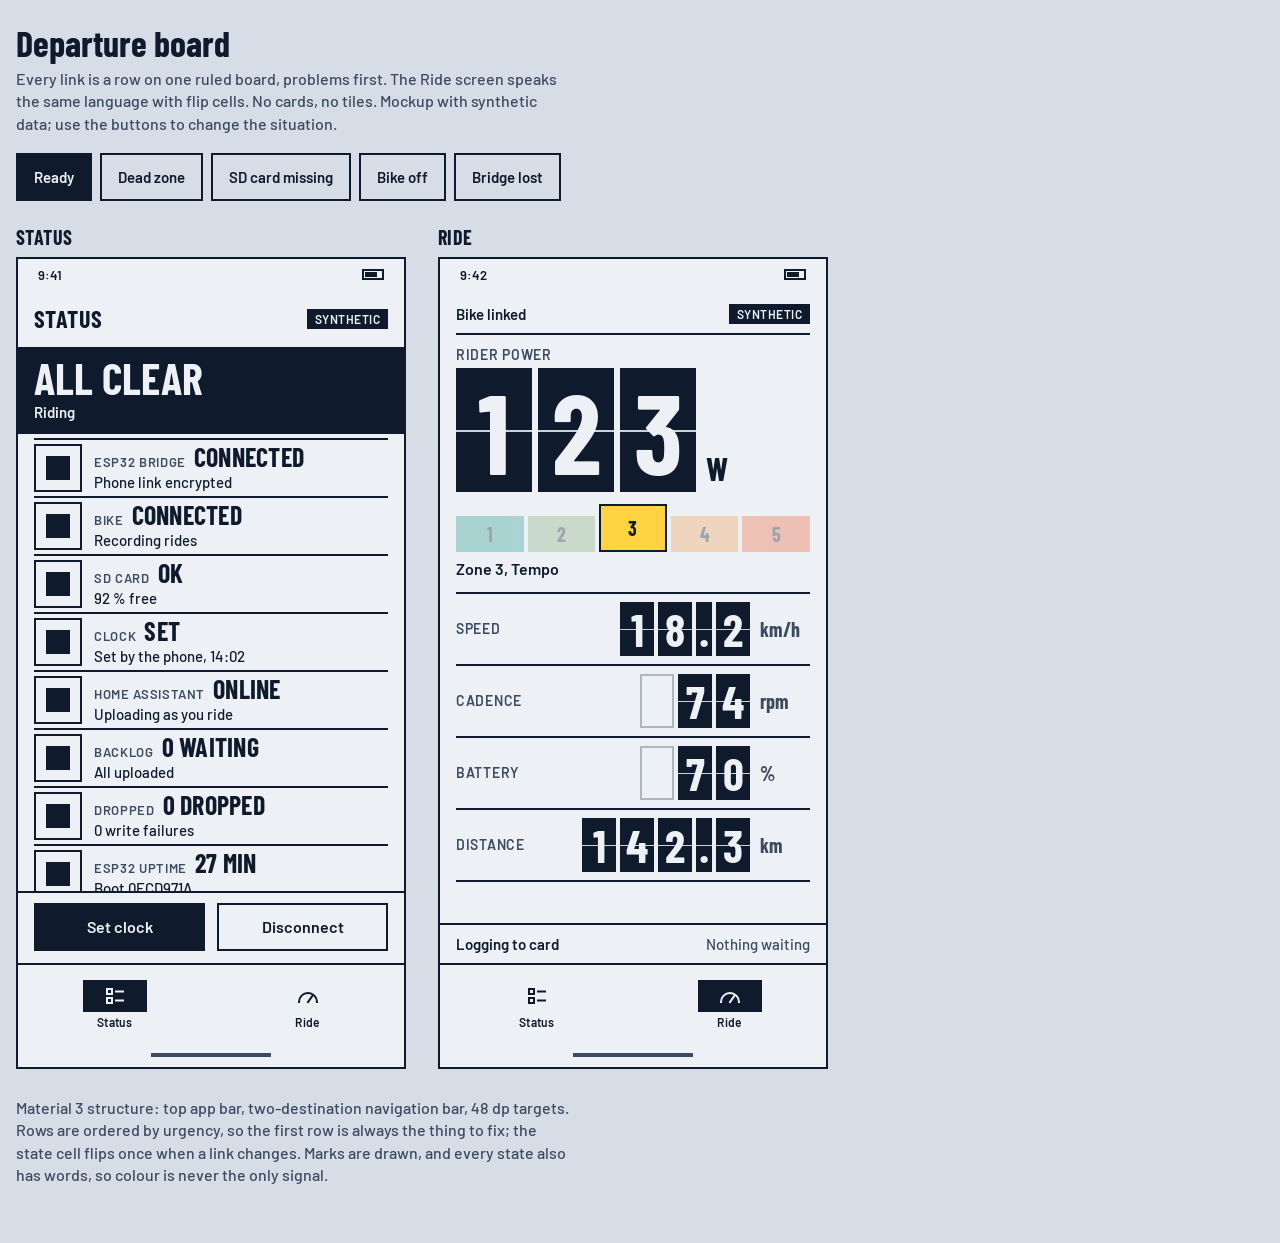
<file: docs/app/mockups/board.html>
<!doctype html>
<html lang="en">
<head>
<meta charset="utf-8">
<meta name="viewport" content="width=device-width, initial-scale=1">
<title>eBike Companion, departure board</title>
<link rel="preconnect" href="https://fonts.googleapis.com">
<link rel="preconnect" href="https://fonts.gstatic.com" crossorigin>
<link href="https://fonts.googleapis.com/css2?family=Barlow+Condensed:wght@500;600;700&family=Barlow:wght@500;600&display=swap" rel="stylesheet">
<link rel="stylesheet" href="common.css">
<style>
.count { flex: none; padding: 10px 16px 12px; margin: 0 0 4px; }
.count h4 { margin: 0; font: 700 2.75rem/.95 var(--display); text-transform: uppercase; white-space: nowrap; }
.count p { margin: 4px 0 0; font: 600 .9375rem/1.3 var(--text); }

/* the board: one ruled band per link, problems first */
.board { list-style: none; margin: 0; padding: 0; }
.board li { display: grid; grid-template-columns: 48px 1fr; gap: 12px; align-items: center; min-height: 56px; padding: 4px 0; border-top: 2px solid var(--navy); }
.board li:last-child { border-bottom: 2px solid var(--navy); }
.board .st { width: 48px; height: 48px; display: grid; place-items: center; border: 2px solid var(--navy); }
.board .st.bad { background: var(--alert); }
.board .st.flip .mark { animation: flip 220ms var(--ease); }
.board .m { display: block; font: 700 1.625rem/1 var(--display); letter-spacing: .01em; text-transform: uppercase; }
.board .m i { font: 600 .8125rem/1 var(--text); letter-spacing: .05em; color: var(--navy-soft); font-style: normal; margin-right: 8px; }
.board .s { display: block; font: 500 .9375rem/1.25 var(--text); margin-top: 3px; }
.board li.bad .s { font-weight: 600; }

/* Ride board */
.ride .scroll { padding-top: 4px; }
.ride .live { display: flex; justify-content: space-between; align-items: center; min-height: 40px; border-bottom: 2px solid var(--navy); font: 600 .9375rem var(--text); }
.power { padding-top: 12px; }
.brows { margin-top: 12px; }
.brow { display: flex; align-items: center; justify-content: space-between; min-height: 60px; border-top: 2px solid var(--navy); padding: 8px 0; }
.brow:last-child { border-bottom: 2px solid var(--navy); }
.brow .cells { align-items: center; gap: 4px; }
.brow .unit { font: 700 1.25rem/1 var(--display); padding: 0 0 0 6px; margin: 0; color: var(--navy-soft); min-width: 56px; }
</style>
</head>
<body class="desk">
<h1>Departure board</h1>
<p class="lede">Every link is a row on one ruled board, problems first. The Ride screen speaks the same language with flip cells. No cards, no tiles. Mockup with synthetic data; use the buttons to change the situation.</p>
<div class="controls" id="controls" role="group" aria-label="Situation"></div>

<div class="stage">
  <figure class="device">
    <h2>Status</h2>
    <div class="phone" id="status">
      <div class="sysbar"><span>9:41</span><span class="batt" aria-hidden="true"></span></div>
      <header class="appbar"><h3>Status</h3><span class="tag">Synthetic</span></header>
      <main class="screen">
        <section class="count plate" id="count" aria-live="polite"><h4 id="ct"></h4><p id="cs"></p></section>
        <div class="scroll">
          <ul class="board" id="board"></ul>
        </div>
        <div class="actions"><button class="btn filled" type="button" id="act1">Set clock</button><button class="btn outlined" type="button" id="act2">Disconnect</button></div>
      </main>
      <nav class="navbar" aria-label="Main">
        <a href="#" aria-current="page"><span class="ind"><svg viewBox="0 0 24 24" aria-hidden="true"><path d="M4 5h5v5H4zM4 14h5v5H4zM13 7.5h7M13 16.5h7"/></svg></span>Status</a>
        <a href="#"><span class="ind"><svg viewBox="0 0 24 24" aria-hidden="true"><path d="M3 18a9 9 0 0 1 18 0M12 18l5-7"/></svg></span>Ride</a>
      </nav>
      <div class="gesture"><i></i></div>
    </div>
  </figure>

  <figure class="device">
    <h2>Ride</h2>
    <div class="phone ride" id="ride">
      <div class="sysbar"><span>9:42</span><span class="batt" aria-hidden="true"></span></div>
      <div class="banner" id="banner" hidden role="alert"><span class="mark bad" aria-hidden="true"></span><span id="bannerText"></span></div>
      <main class="screen">
        <div class="scroll">
          <div class="live"><span id="bikeLine">Bike linked</span><span class="tag">Synthetic</span></div>
          <p class="stalestrip" id="stale" hidden></p>
          <section class="power" aria-label="Rider power">
            <div class="label">Rider power</div>
            <div class="cells" id="power" style="margin-top:4px"></div>
            <div class="zones" id="zones" role="img" aria-label="Power zone"></div>
            <p class="zone-name" id="zoneName"></p>
          </section>
          <section class="brows" aria-label="Ride">
            <div class="brow"><span class="label">Speed</span><div class="cells" id="speed"></div></div>
            <div class="brow"><span class="label">Cadence</span><div class="cells" id="cad"></div></div>
            <div class="brow"><span class="label">Battery</span><div class="cells" id="soc"></div></div>
            <div class="brow"><span class="label">Distance</span><div class="cells" id="odo"></div></div>
          </section>
        </div>
        <div class="buffer"><span id="bufMain">Logging to card</span><span id="bufSub">Nothing waiting</span></div>
      </main>
      <nav class="navbar" aria-label="Main">
        <a href="#"><span class="ind"><svg viewBox="0 0 24 24" aria-hidden="true"><path d="M4 5h5v5H4zM4 14h5v5H4zM13 7.5h7M13 16.5h7"/></svg></span>Status<span class="badge" id="badge" hidden role="img" aria-label="Problem"></span></a>
        <a href="#" aria-current="page"><span class="ind"><svg viewBox="0 0 24 24" aria-hidden="true"><path d="M3 18a9 9 0 0 1 18 0M12 18l5-7"/></svg></span>Ride</a>
      </nav>
      <div class="gesture"><i></i></div>
    </div>
  </figure>
</div>
<p class="note">Material 3 structure: top app bar, two-destination navigation bar, 48 dp targets. Rows are ordered by urgency, so the first row is always the thing to fix; the state cell flips once when a link changes. Marks are drawn, and every state also has words, so colour is never the only signal.</p>

<script src="common.js"></script>
<script>
(() => {
  const $ = id => document.getElementById(id);
  const setPower = EB.cells($("power"), "###"); $("power").insertAdjacentHTML("beforeend", '<span class="unit">W</span>');
  const setZone = EB.zones($("zones"));
  const setSpeed = EB.cells($("speed"), "##.#", "sm"), setCad = EB.cells($("cad"), "###", "sm"), setSoc = EB.cells($("soc"), "###", "sm"), setOdo = EB.cells($("odo"), "###.#", "sm");
  ["speed:km/h", "cad:rpm", "soc:%", "odo:km"].forEach(p => { const [id, u] = p.split(":"); $(id).insertAdjacentHTML("beforeend", `<span class="unit">${u}</span>`); });
  const rank = { bad: 0, warn: 1, off: 2, unknown: 3, ok: 4 };
  const prev = {};
  EB.controls($("controls"));
  EB.on(E => {
    const r = E.st.ride, s = E.st.s, rows = E.rows();
    // Status board, sorted by urgency (stable)
    const sorted = rows.map((x, i) => ({ ...x, i })).sort((a, b) => rank[a.state] - rank[b.state] || a.i - b.i);
    const problems = rows.filter(x => x.state === "bad").length;
    const first = sorted[0];
    $("count").className = "count plate " + (problems ? "bad" : !s.bike ? "wait" : "");
    $("ct").textContent = problems ? (problems === 1 ? "1 problem" : problems + " problems") : !s.bike ? "Switch bike on" : "All clear";
    $("cs").textContent = problems ? `${first.label}: ${first.value}` : !s.bike ? "Bridge and card are ready" : "Riding";
    $("act1").textContent = s.link ? "Set clock" : "Connect"; $("act2").textContent = s.link ? "Disconnect" : "Pair phone";
    $("board").innerHTML = sorted.map(x => {
      const flip = prev[x.id] !== undefined && prev[x.id] !== x.state;
      prev[x.id] = x.state;
      return `<li class="${x.state}"><span class="st ${x.state === "bad" ? "bad" : ""} ${flip ? "flip" : ""}"><span class="mark ${x.state === "off" ? "" : x.state}" role="img" aria-label="${x.state === "ok" ? "good" : x.state === "bad" ? "failed" : x.state === "warn" ? "partial" : x.state === "off" ? "not active" : "unknown"}"></span></span><span><span class="m"><i>${x.label}</i>${x.value}</span><span class="s">${x.sub}</span></span></li>`;
    }).join("");
    // Ride board
    const b = E.banner(); $("banner").hidden = !b; $("bannerText").textContent = b; $("badge").hidden = !b;
    $("bikeLine").textContent = !s.link ? "Bridge not connected" : s.bike ? "Bike linked" : "Bike off";
    const stale = !s.link; $("stale").hidden = true;  // the red banner already says it
    $("ride").querySelector(".scroll").classList.toggle("dim", stale);
    setPower(Math.round(r.w)); setZone(E.zoneIndex(r.w));
    $("zoneName").textContent = stale ? "Last known value" : s.bike ? `Zone ${E.zoneIndex(r.w) + 1}, ${E.ZN[E.zoneIndex(r.w)]}` : "Not riding";
    setSpeed(r.v.toFixed(1)); setCad(Math.round(r.cad)); setSoc(Math.round(r.soc)); setOdo(r.odo.toFixed(1));
    const n = E.st.backlog;
    $("bufMain").textContent = !s.link ? "Card status unknown" : !s.sd ? "Card missing: not saving" : !s.ha ? "Offline: saving to card" : n > 0 ? "Uploading saved data" : "Logging to card";
    $("bufSub").textContent = !s.link ? "Bridge not connected" : n > 0 ? `${n} waiting to upload` : "Nothing waiting";
  });
  EB.start();
})();
</script>
</body>
</html>
</file>
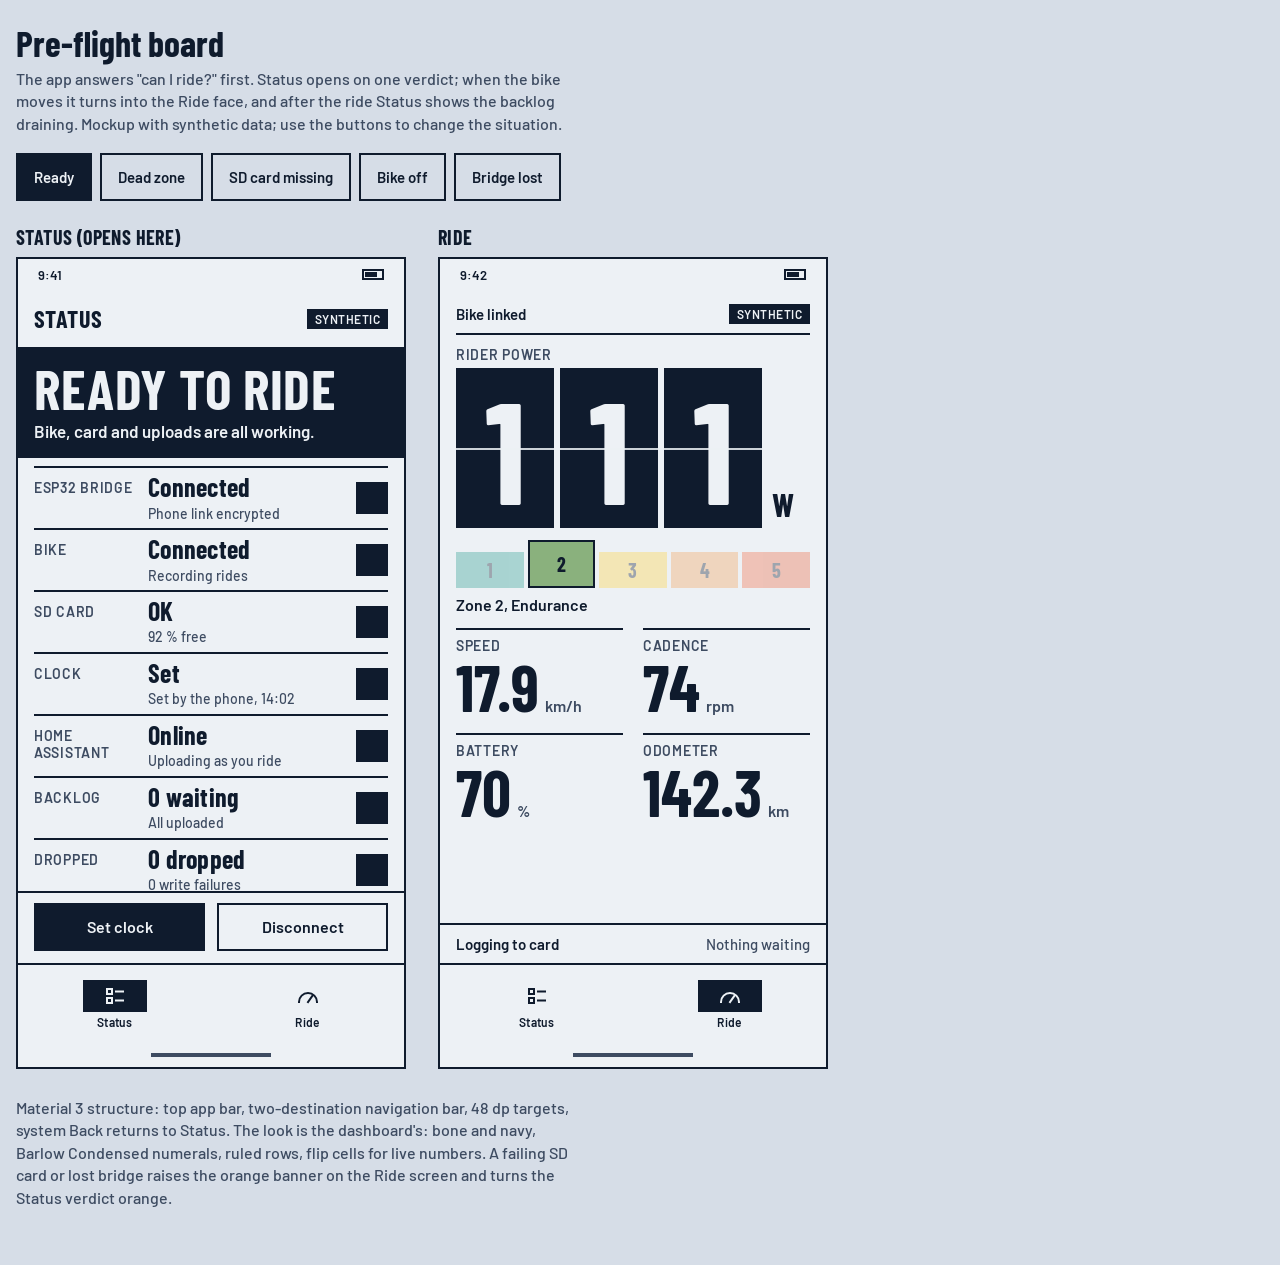
<file: docs/app/mockups/preflight.html>
<!doctype html>
<html lang="en">
<head>
<meta charset="utf-8">
<meta name="viewport" content="width=device-width, initial-scale=1">
<title>eBike Companion, pre-flight board</title>
<link rel="preconnect" href="https://fonts.googleapis.com">
<link rel="preconnect" href="https://fonts.gstatic.com" crossorigin>
<link href="https://fonts.googleapis.com/css2?family=Barlow+Condensed:wght@500;600;700&family=Barlow:wght@500;600&display=swap" rel="stylesheet">
<link rel="stylesheet" href="common.css">
<style>
.verdict { flex: none; padding: 14px 16px 16px; margin: 0 0 8px; }
.verdict h4 { margin: 0; font: 700 3.5rem/.95 var(--display); text-transform: uppercase; letter-spacing: .01em; }
.verdict p { margin: 6px 0 0; font: 600 1.0625rem/1.3 var(--text); }
.rows { list-style: none; margin: 0; padding: 0; }
.rows li { display: grid; grid-template-columns: 104px 1fr 32px; gap: 10px; align-items: center; min-height: 56px; padding: 6px 0; border-top: 2px solid var(--navy); }
.rows li:last-child { border-bottom: 2px solid var(--navy); }
.rows .mark { --m: 32px; }
.rows li.bad { background: var(--alert); color: var(--bone); margin: 0 -16px; padding: 6px 16px; border-top-color: var(--alert); }
.rows li.bad .label, .rows li.bad .s { color: var(--bone); }
.rows .label { align-self: start; padding-top: 6px; }
.rows .v { font: 700 1.625rem/1 var(--display); letter-spacing: .01em; }
.rows .s { display: block; font: 500 .875rem/1.25 var(--text); color: var(--navy-soft); margin-top: 2px; }

/* Ride */
.ride .scroll { padding-top: 4px; }
.ride .live { display: flex; justify-content: space-between; align-items: center; min-height: 40px; border-bottom: 2px solid var(--navy); font: 600 .9375rem var(--text); }
.ride .power { padding-top: 12px; }
.fields { display: grid; grid-template-columns: 1fr 1fr; gap: 0 20px; margin-top: 12px; }
.fields .field { padding: 8px 0 14px; }
.field { border-top: 2px solid var(--navy); padding: 6px 0 10px; }
.field .v { font: 700 4rem/1 var(--display); display: flex; align-items: baseline; gap: 6px; }
.field .v small { font: 600 1rem var(--text); color: var(--navy-soft); }
</style>
</head>
<body class="desk">
<h1>Pre-flight board</h1>
<p class="lede">The app answers "can I ride?" first. Status opens on one verdict; when the bike moves it turns into the Ride face, and after the ride Status shows the backlog draining. Mockup with synthetic data; use the buttons to change the situation.</p>
<div class="controls" id="controls" role="group" aria-label="Situation"></div>

<div class="stage">
  <figure class="device">
    <h2>Status (opens here)</h2>
    <div class="phone" id="status">
      <div class="sysbar"><span>9:41</span><span class="batt" aria-hidden="true"></span></div>
      <header class="appbar"><h3>Status</h3><span class="tag">Synthetic</span></header>
      <main class="screen">
        <section class="verdict plate" id="verdict" aria-live="polite"><h4 id="vt"></h4><p id="vs"></p></section>
        <div class="scroll">
          <ul class="rows" id="rows"></ul>
        </div>
        <div class="actions"><button class="btn filled" type="button" id="act1">Set clock</button><button class="btn outlined" type="button" id="act2">Disconnect</button></div>
      </main>
      <nav class="navbar" aria-label="Main">
        <a href="#" aria-current="page"><span class="ind"><svg viewBox="0 0 24 24" aria-hidden="true"><path d="M4 5h5v5H4zM4 14h5v5H4zM13 7.5h7M13 16.5h7"/></svg></span>Status</a>
        <a href="#"><span class="ind"><svg viewBox="0 0 24 24" aria-hidden="true"><path d="M3 18a9 9 0 0 1 18 0M12 18l5-7"/></svg></span>Ride</a>
      </nav>
      <div class="gesture"><i></i></div>
    </div>
  </figure>

  <figure class="device">
    <h2>Ride</h2>
    <div class="phone ride" id="ride">
      <div class="sysbar"><span>9:42</span><span class="batt" aria-hidden="true"></span></div>
      <div class="banner" id="banner" hidden role="alert"><span class="mark bad" aria-hidden="true"></span><span id="bannerText"></span></div>
      <main class="screen">
        <div class="scroll">
          <div class="live"><span id="bikeLine">Bike linked</span><span class="tag">Synthetic</span></div>
          <p class="stalestrip" id="stale" hidden></p>
          <section class="power" aria-label="Rider power">
            <div class="label">Rider power</div>
            <div class="cells" id="power" style="margin-top:4px"></div>
            <div class="zones" id="zones" role="img" aria-label="Power zone"></div>
            <p class="zone-name" id="zoneName"></p>
          </section>
          <section class="fields" aria-label="Ride">
            <div class="field"><div class="label">Speed</div><div class="v"><span id="speed">0.0</span><small>km/h</small></div></div>
            <div class="field"><div class="label">Cadence</div><div class="v"><span id="cad">0</span><small>rpm</small></div></div>
            <div class="field"><div class="label">Battery</div><div class="v"><span id="soc">0</span><small>%</small></div></div>
            <div class="field"><div class="label">Odometer</div><div class="v"><span id="odo">0.0</span><small>km</small></div></div>
          </section>
        </div>
        <div class="buffer"><span id="bufMain">Logging to card</span><span id="bufSub">Nothing waiting</span></div>
      </main>
      <nav class="navbar" aria-label="Main">
        <a href="#"><span class="ind"><svg viewBox="0 0 24 24" aria-hidden="true"><path d="M4 5h5v5H4zM4 14h5v5H4zM13 7.5h7M13 16.5h7"/></svg></span>Status<span class="badge" id="badge" hidden role="img" aria-label="Problem"></span></a>
        <a href="#" aria-current="page"><span class="ind"><svg viewBox="0 0 24 24" aria-hidden="true"><path d="M3 18a9 9 0 0 1 18 0M12 18l5-7"/></svg></span>Ride</a>
      </nav>
      <div class="gesture"><i></i></div>
    </div>
  </figure>
</div>
<p class="note">Material 3 structure: top app bar, two-destination navigation bar, 48 dp targets, system Back returns to Status. The look is the dashboard's: bone and navy, Barlow Condensed numerals, ruled rows, flip cells for live numbers. A failing SD card or lost bridge raises the orange banner on the Ride screen and turns the Status verdict orange.</p>

<script src="common.js"></script>
<script>
(() => {
  const $ = id => document.getElementById(id);
  const setPower = EB.cells($("power"), "###", "xl"); $("power").insertAdjacentHTML("beforeend", '<span class="unit">W</span>');
  const setZone = EB.zones($("zones"));
  EB.controls($("controls"));
  EB.on(E => {
    const v = E.verdict(), r = E.st.ride, s = E.st.s;
    // Status
    $("verdict").className = "verdict plate " + v.tone;
    $("vt").textContent = v.title; $("vs").textContent = v.sub;
    $("rows").innerHTML = E.rows().map(x => `<li class="${x.state === "bad" ? "bad" : ""}"><span class="label">${x.label}</span><span><span class="v">${x.value}</span><span class="s">${x.sub}</span></span><span class="mark ${x.state === "off" ? "" : x.state}" role="img" aria-label="${x.state === "ok" ? "good" : x.state === "bad" ? "failed" : x.state === "warn" ? "partial" : x.state === "off" ? "not active" : "unknown"}"></span></li>`).join("");
    $("act1").textContent = s.link ? "Set clock" : "Connect"; $("act2").textContent = s.link ? "Disconnect" : "Pair phone";
    // Ride
    const b = E.banner(); $("banner").hidden = !b; $("bannerText").textContent = b; $("badge").hidden = !b;
    $("bikeLine").textContent = !s.link ? "Bridge not connected" : s.bike ? "Bike linked" : "Bike off";
    const stale = !s.link; $("stale").hidden = true;  // the red banner already says it
    $("ride").querySelector(".scroll").classList.toggle("dim", stale);
    setPower(Math.round(r.w)); setZone(E.zoneIndex(r.w));
    $("zoneName").textContent = stale ? "Last known value" : s.bike ? `Zone ${E.zoneIndex(r.w) + 1}, ${E.ZN[E.zoneIndex(r.w)]}` : "Not riding";
    $("speed").textContent = r.v.toFixed(1); $("cad").textContent = Math.round(r.cad);
    $("soc").textContent = Math.round(r.soc); $("odo").textContent = r.odo.toFixed(1);
    const n = E.st.backlog;
    $("bufMain").textContent = !s.link ? "Card status unknown" : !s.sd ? "Card missing: not saving" : !s.ha ? "Offline: saving to card" : n > 0 ? "Uploading saved data" : "Logging to card";
    $("bufSub").textContent = !s.link ? "Bridge not connected" : n > 0 ? `${n} waiting to upload` : "Nothing waiting";
  });
  EB.start();
})();
</script>
</body>
</html>
</file>
<file: docs/app/mockups/common.css>
/* Shared by preflight.html and board.html. Tokens are the dashboard's (dashboards/themes/ebike.yaml, mockups/live.html). */
:root {
  --bone: #edf1f5;
  --navy: #0f1b2d;
  --navy-soft: #3d4b61;
  --rule: rgba(15, 27, 45, .28);
  --alert: #b3261e; /* Material error role: deliberately not Zone 5's orange-red */
  --z1: #2a9d8f; --z2: #8ab17d; --z3: #ffd23f; --z4: #f4a259; --z5: #ef6a43;
  --display: "Barlow Condensed", "Arial Narrow", sans-serif;
  --text: "Barlow", system-ui, sans-serif;
  --ease: cubic-bezier(.16, 1, .3, 1);
}
* { box-sizing: border-box; }
::selection { background: var(--navy); color: var(--bone); }
:focus-visible { outline: 3px solid var(--navy); outline-offset: 3px; }

/* ---- mockup page (not part of the app) ---- */
body.desk { margin: 0; background: #d6dde7; color: var(--navy); font: 500 16px/1.4 var(--text); font-variant-numeric: tabular-nums; padding: 24px 16px 56px; }
.desk h1 { font: 700 2.25rem/1.05 var(--display); margin: 0 0 6px; }
.desk .lede { max-width: 62ch; margin: 0 0 18px; color: var(--navy-soft); }
.controls { display: flex; flex-wrap: wrap; gap: 8px; margin: 0 0 24px; }
.controls button { min-height: 48px; padding: 0 16px; font: 600 .9375rem var(--text); background: transparent; color: var(--navy); border: 2px solid var(--navy); border-radius: 0; cursor: pointer; }
.controls button[aria-pressed="true"] { background: var(--navy); color: var(--bone); }
.stage { display: flex; flex-wrap: wrap; gap: 32px; align-items: flex-start; }
.device { margin: 0; }
.device h2 { font: 700 1.25rem/1.2 var(--display); margin: 0 0 8px; letter-spacing: .02em; text-transform: uppercase; }
.note { max-width: 62ch; margin: 28px 0 0; color: var(--navy-soft); }

/* ---- phone frame ---- */
.phone { width: 390px; height: 812px; background: var(--bone); color: var(--navy); border: 2px solid var(--navy); display: flex; flex-direction: column; overflow: hidden; position: relative; font: 500 16px/1.4 var(--text); font-variant-numeric: tabular-nums; }
.sysbar { height: 32px; flex: none; display: flex; align-items: center; justify-content: space-between; padding: 0 20px; font: 600 .8125rem var(--text); }
.sysbar .batt { width: 22px; height: 11px; border: 2px solid var(--navy); position: relative; }
.sysbar .batt::after { content: ""; position: absolute; inset: 1px; right: 5px; background: var(--navy); }
.gesture { height: 24px; flex: none; display: grid; place-items: center; }
.gesture i { width: 120px; height: 4px; background: var(--navy-soft); display: block; }

.appbar { height: 56px; flex: none; display: flex; align-items: center; justify-content: space-between; padding: 0 16px; }
.appbar h3 { margin: 0; font: 700 1.5rem/1 var(--display); letter-spacing: .02em; text-transform: uppercase; }
.tag { font: 600 .75rem/1 var(--text); letter-spacing: .04em; background: var(--navy); color: var(--bone); padding: 4px 8px; text-transform: uppercase; }

.screen { flex: 1; min-height: 0; display: flex; flex-direction: column; }
.scroll { flex: 1; min-height: 0; overflow: auto; padding: 0 16px 8px; scrollbar-width: thin; scrollbar-color: var(--navy-soft) transparent; }
.actions { flex: none; display: flex; gap: 12px; padding: 10px 16px 12px; border-top: 2px solid var(--navy); }

/* Material buttons: filled and outlined, square corners to match the world */
.btn { min-height: 48px; padding: 0 20px; font: 600 1rem var(--text); border: 2px solid var(--navy); border-radius: 0; cursor: pointer; flex: 1; }
.btn.filled { background: var(--navy); color: var(--bone); }
.btn.outlined { background: transparent; color: var(--navy); }

/* Material navigation bar: two destinations, square active indicator */
.navbar { height: 80px; flex: none; display: flex; border-top: 2px solid var(--navy); }
.navbar a { position: relative; flex: 1; min-height: 48px; display: flex; flex-direction: column; align-items: center; justify-content: center; gap: 4px; color: var(--navy); text-decoration: none; font: 600 .75rem/1 var(--text); letter-spacing: .03em; }
.navbar a .ind { width: 64px; height: 32px; display: grid; place-items: center; }
.navbar a[aria-current="page"] .ind { background: var(--navy); color: var(--bone); }
.navbar svg { width: 24px; height: 24px; fill: none; stroke: currentColor; stroke-width: 2; stroke-linecap: square; }

/* marks: filled holds, hollow does not, half is partial, dashed is unknown, orange with a drawn cross fails */
.mark { --m: 24px; width: var(--m); height: var(--m); border: 2px solid var(--navy); flex: none; position: relative; background: transparent; }
.mark.ok { background: var(--navy); }
.mark.warn { background: linear-gradient(90deg, var(--navy) 50%, transparent 50%); }
.mark.unknown { border-style: dashed; border-color: var(--navy-soft); }
.mark.bad { background: var(--alert); }
.mark.bad::before, .mark.bad::after { content: ""; position: absolute; left: 50%; top: 50%; width: calc(var(--m) - 8px); height: 2px; background: var(--bone); }
.mark.bad::before { transform: translate(-50%, -50%) rotate(45deg); }
.mark.bad::after { transform: translate(-50%, -50%) rotate(-45deg); }

/* plates */
.plate { background: var(--navy); color: var(--bone); }
.plate.bad { background: var(--alert); color: var(--bone); }
.plate.wait { background: var(--z3); color: var(--navy); }

/* flip cells: fixed width so a changing number never shifts anything */
.cells { display: flex; gap: 6px; align-items: flex-end; }
.cell { width: 76px; height: 124px; background: var(--navy); color: var(--bone); display: grid; place-items: center; font: 700 112px/1 var(--display); position: relative; overflow: hidden; flex: none; }
.cell::after { content: ""; position: absolute; left: 0; right: 0; top: 50%; height: 2px; background: var(--bone); opacity: .85; }
.cell b { font-weight: 700; display: block; }
.cell.xl { width: 98px; height: 160px; font-size: 144px; }
.cell.blank { background: transparent; color: transparent; box-shadow: inset 0 0 0 2px var(--rule); }
.cell.blank::after { display: none; }
.cell.flip b { animation: flip 220ms var(--ease); }
.cell.sm { width: 34px; height: 54px; font-size: 46px; }
.cell.sm.dot { width: 16px; }
.cell.sm::after { height: 1px; }
.unit { font: 700 2rem/1 var(--display); padding-bottom: 8px; margin-left: 4px; }
@keyframes flip { from { transform: translateY(-34%) scaleY(.2); opacity: .2; } to { transform: none; opacity: 1; } }

.zones { display: grid; grid-template-columns: repeat(5, 1fr); gap: 4px; margin-top: 12px; align-items: end; }
.zones div { height: 36px; display: grid; place-items: center; font: 700 1.25rem/1 var(--display); color: var(--navy); opacity: .35; border: 2px solid transparent; }
.zones div[aria-current="true"] { opacity: 1; border-color: var(--navy); height: 48px; }
.zone-name { margin: 6px 0 0; font-weight: 600; min-height: 1.4em; }

.stalestrip { margin: 6px 0 0; padding: 4px 12px; min-height: 36px; display: flex; align-items: center; font: 600 1rem/1.3 var(--text); background: var(--z3); color: var(--navy); }
.stalestrip[hidden] { display: none; }
.dim .cell:not(.blank), .dim .fields, .dim .brows .cells, .dim .zones, .dim .zone-name { opacity: .45; }

.buffer { flex: none; padding: 10px 16px 10px; border-top: 2px solid var(--navy); font: 600 .9375rem var(--text); display: flex; justify-content: space-between; gap: 12px; }
.buffer span:last-child { color: var(--navy-soft); font-weight: 500; }

.banner { flex: none; padding: 10px 16px; background: var(--alert); color: var(--bone); font: 600 1rem/1.3 var(--text); display: flex; align-items: center; gap: 12px; min-height: 48px; }
.banner[hidden] { display: none; }
.banner .mark, .rows li.bad .mark, .st.bad .mark { background: var(--bone); border-color: var(--bone); }
.banner .mark.bad::before, .banner .mark.bad::after, .rows li.bad .mark.bad::before, .rows li.bad .mark.bad::after, .st.bad .mark.bad::before, .st.bad .mark.bad::after { background: var(--navy); }

.label { font: 600 .875rem/1.2 var(--text); letter-spacing: .05em; text-transform: uppercase; color: var(--navy-soft); }
.navbar .badge { position: absolute; top: 12px; left: calc(50% + 20px); width: 14px; height: 14px; background: var(--alert); border: 2px solid var(--bone); outline: 2px solid var(--navy); }
.navbar .badge[hidden] { display: none; }
.btn:disabled { opacity: .4; cursor: default; }
@media (prefers-reduced-motion: reduce) { .cell.flip b { animation: none; } }
@media (max-width: 440px) { .phone { width: 100%; max-width: 390px; } }
</file>
